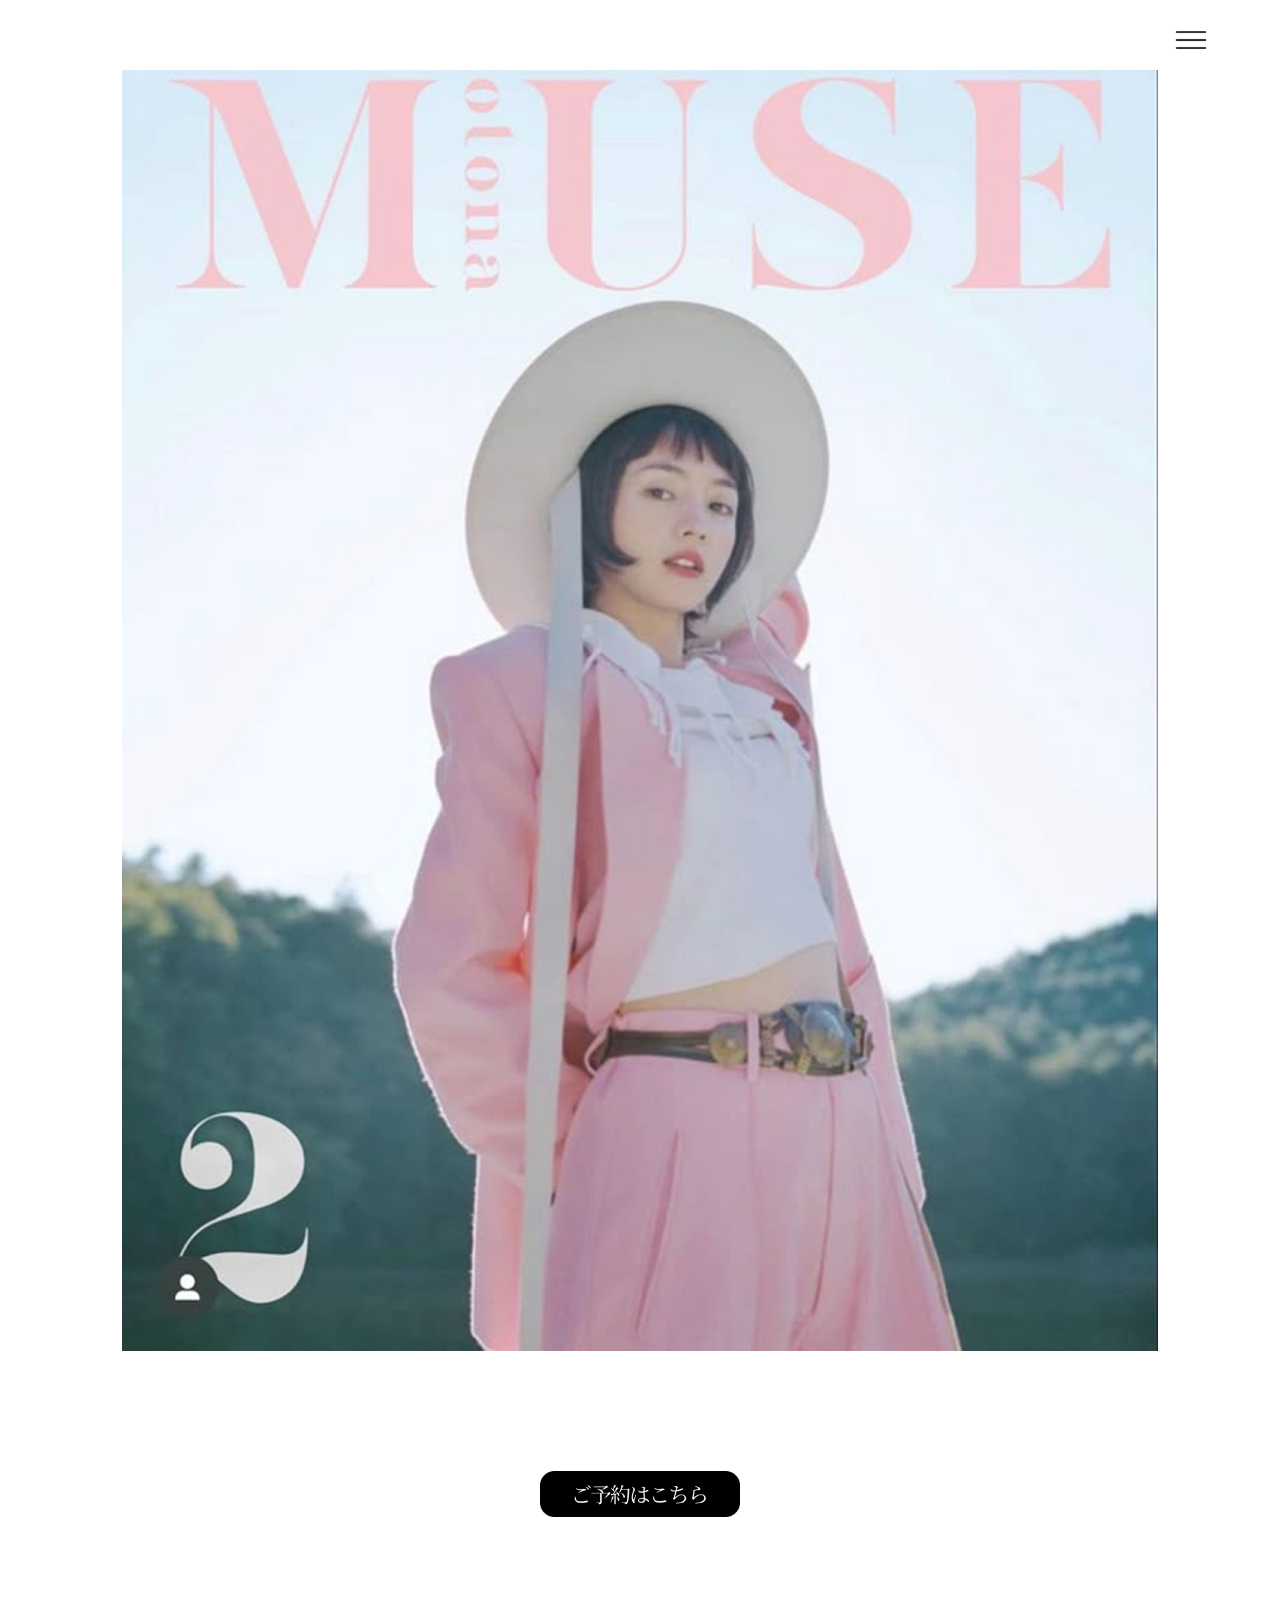
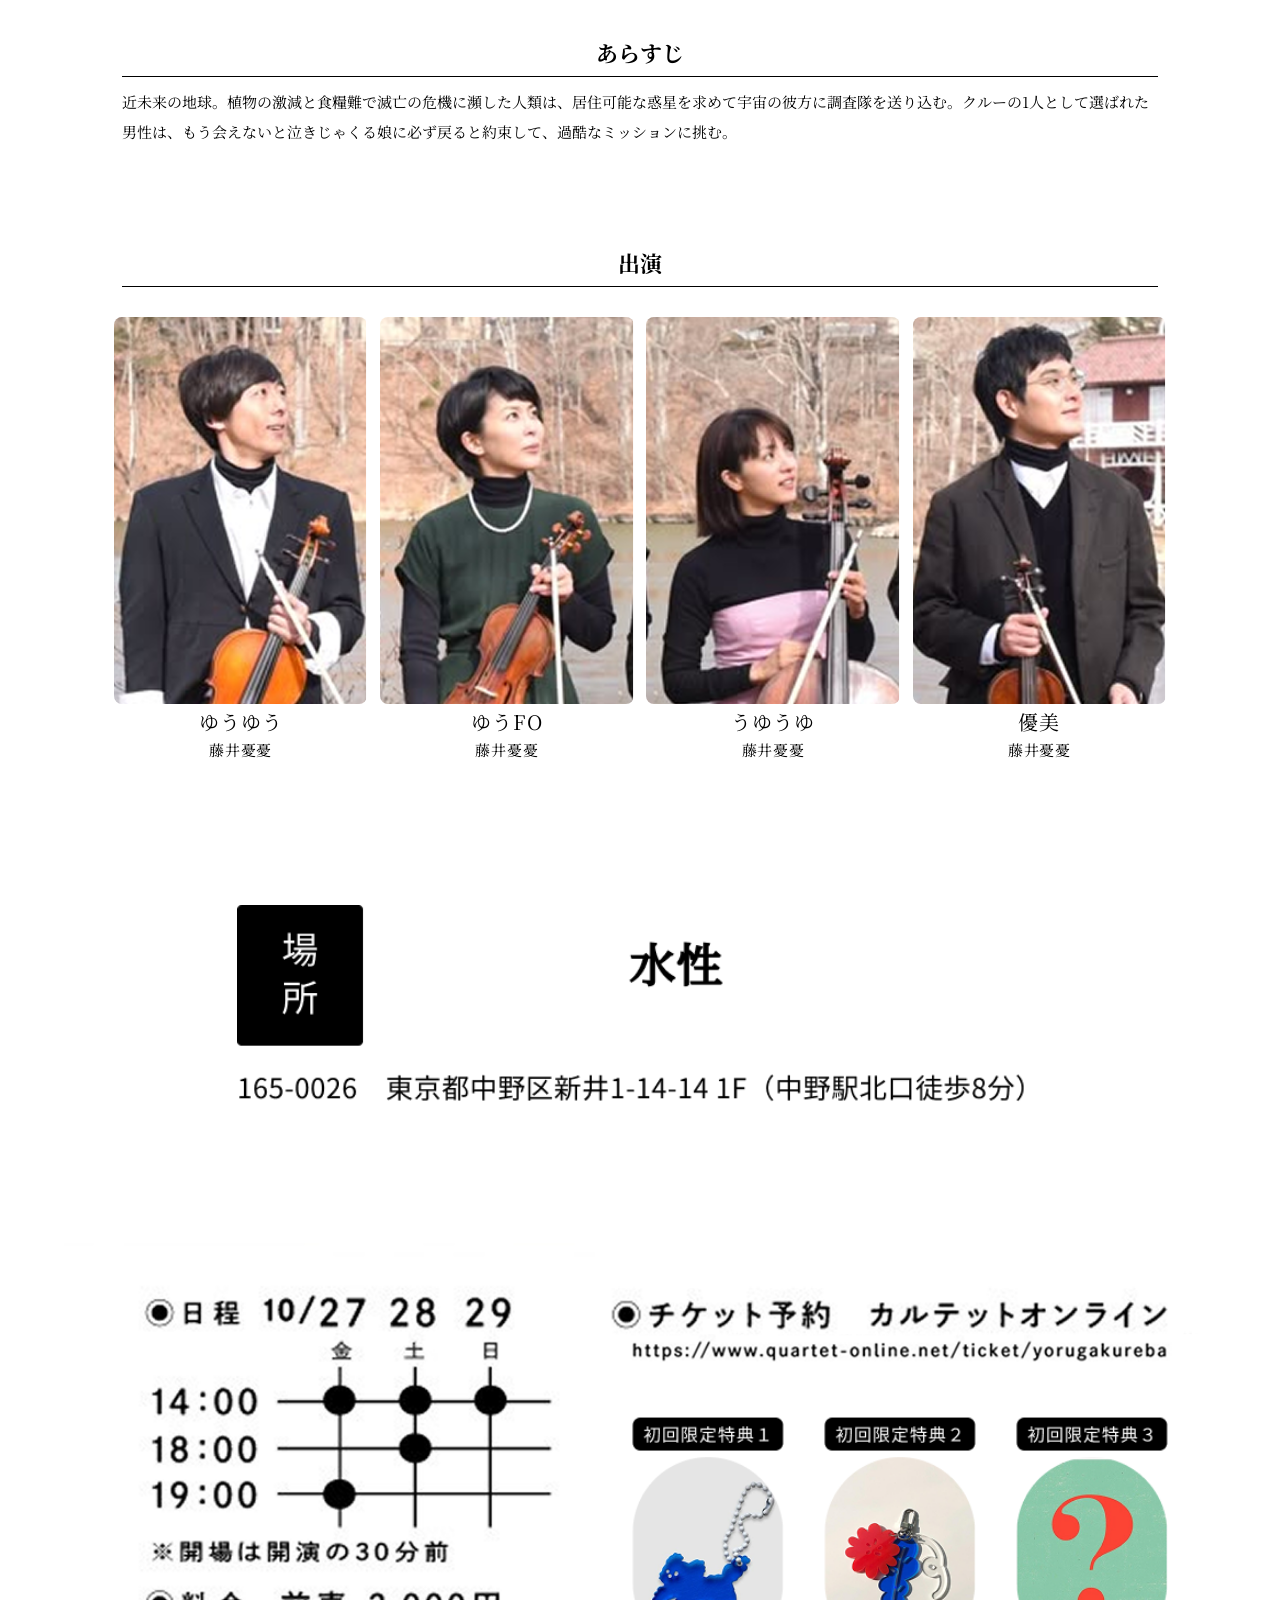
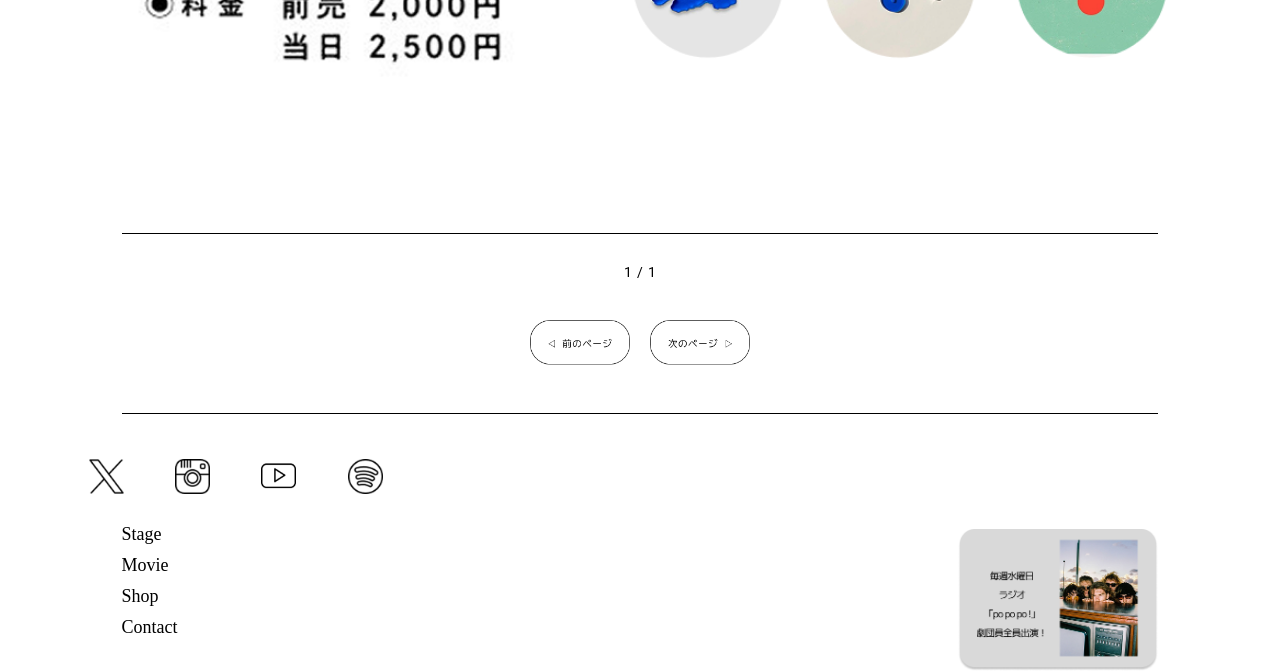
<file: new-stage.html>
<!DOCTYPE html>
<html lang="ja">
<head>
  <meta charset="UTF-8">
  <meta name="viewport" content="width=device-width, initial-scale=1.0">
  <title>Document</title>
<link rel="stylesheet" href="css/reset.css">
<link rel="stylesheet" href="css/style.css">
<link rel="preconnect" href="https://fonts.googleapis.com">
<link rel="preconnect" href="https://fonts.gstatic.com" crossorigin>
<link href="https://fonts.googleapis.com/css2?family=Noto+Sans+JP:wght@100..900&family=Noto+Serif+JP:wght@200..900&family=Roboto:ital,wght@0,100..900;1,100..900&display=swap" rel="stylesheet">
<link href="https://fonts.googleapis.com/css2?family=Noto+Sans+JP:wght@100..900&family=Noto+Serif+JP:wght@200..900&family=Roboto:ital,wght@0,100..900;1,100..900&display=swap" rel="stylesheet">
<link rel="icon" href="img/favicon/favicon.ico" sizes="32x32">
<link rel="icon" href="img/favicon/icon.svg" type="img/svg+xml">
<link rel="apple-touch-icon" href="img/favicon/apple-touch-icon.png">
<link rel="manifest" href="img/favicon/manifest.webmanifest">
</head>


 <body class="hero">
  <header>
    <button class="hamburger" aria-label="メニューを開く" aria-expanded="false">
    <img src="img/logo.png" alt="ハンバーガー">
  </button>
   <nav class="nav-menu">
    <a href="new-stage.html">最新公演</a>
    <a href="index.html">劇団員</a>
  </nav>
</header>

 <div class="hero">  
  <a href="new-stage.html">
    <img src="img/stage-flyer.png" alt="最新公演フライヤー">
  </a>
</div>


 <div class="reservation-buttons">
  <a href="https://x.com/fujii_uu" target="_blank">
    <img src="img/reserve-button.png" alt="ご予約はこちら" class="reserve-button">
  </a>

</div>

 <div class="story-title">
   あらすじ
 </div>

<div class="hero">
  <div class="long-line"></div>
</div>

 
 <div class="story-text">
  近未来の地球。植物の激減と食糧難で滅亡の危機に瀕した人類は、居住可能な惑星を求めて宇宙の彼方に調査隊を送り込む。クルーの1人として選ばれた男性は、もう会えないと泣きじゃくる娘に必ず戻ると約束して、過酷なミッションに挑む。
 </div>

  <div class="profile-title">
  出演
 </div>

<div class="hero">
  <div class="long-line"></div>
</div>


<div class="cast-images">
 <div class="cast-member">
  <img src="img/takahashi-issei.png" alt="出演者1">
  <p class="cast-role">ゆうゆう</p>
  <p class="cast-name">藤井憂憂</p>  
 </div>
 <div class="cast-member">
  <img src="img/matu-takako.png" alt="出演者2">
  <p class="cast-role">ゆうFO</p>
  <p class="cast-name">藤井憂憂</p>
 </div>
 <div class="cast-member">
  <img src="img/mitushima-hikari.png" alt="出演者3">
  <p class="cast-role">うゆうゆ</p>
  <p class="cast-name">藤井憂憂</p>
 </div>
 <div class="cast-member">
  <img src="img/matuda-ryuhei.png" alt="出演者4">
  <p class="cast-role">優美</p>
  <p class="cast-name">藤井憂憂</p> 
 </div>
</div>

<div class="centered-image">
  <img src="img/place.png" alt="場所">
</div>

<div class="bonus">
  <img src="img/bonus-group.png" alt="特典と地図">
</div>


<div class="hero">
  <div class="long-line"></div>
</div>


<div class="page-number">
  <span class="roboto">1</span><span class="roboto"> / </span><span class="roboto">1</span>
</div>



<div class="page-navigation">
  <button class="nav-button prev" onclick="location.href='index.html'">
    <img src="img/prev.png" alt="前のページへ">
  </button>
  <button class="nav-button next" onclick="location.href='index.html'">
    <img src="img/next.png" alt="次のページへ">
  </button>
</div>


<div class="hero">
  <div class="long-line"></div>
</div>


 <div class="left-sns-icons">
  <a href="https://x.com/FUJII_UU" target="_blank">
   <img src="img/X.png" alt="x">
  </a>
  <a href="https://www.instagram.com/fujii_uu/" target="_blank">
    <img src="img/instagram.png" alt="instagram">
  </a>
  <a href="https://youtu.be/8ujiOyMPxug" target="_blank">
    <img src="img/youtube.png" alt="youtube">
  </a>
  <a href="https://open.spotify.com/intl-ja" target="_blank">
    <img src="img/spotify.png" alt="spotify">
  </a>
</div>


<div class="footer-layout">
  <div class="footer-links">
    <a href="#">Stage</a>
    <a href="#">Movie</a>
    <a href="#">Shop</a>
    <a href="#">Contact</a>
  </div>

  <div class="footer-image">
    <a href="https://x.com/FUJII_UU" target="_blank">
     <img src="img/rajio.png" alt="ラジオ">
    </a>
  </div>
</div>

<script>
  document.addEventListener("DOMContentLoaded", function () {
    const button = document.querySelector(".hamburger");
    const menu = document.querySelector(".nav-menu");

    button.addEventListener("click", function () {
      menu.classList.toggle("active");
      const expanded = button.getAttribute("aria-expanded") === "true";
      button.setAttribute("aria-expanded", !expanded);
    });
  });
</script>

</body>
</html>
</file>
<file: css/style.css>
@charset "UTF-8";


.sans {
  font-family: "Roboto", "Noto Sans JP", sans-serif;
}

.serif {
  font-family: "Roboto", "Noto Serif JP", serif;
}

header {
  display: flex;
  justify-content: flex-end;
  align-items: center;
  width: 100%;
  padding-right: 20px;
  margin: 0;
}

.hamburger {
  background: none;
  border: none;
  cursor: pointer;
  width: 50px;
  height: 50px;
  margin-left: auto;
}



h1{
  display: flex;
  justify-content: space-between;
  align-items: center;
  width: 100%;
}
.logo {
  display: block;
}

.logo img {
  width: 85%;
  display: block;
  height: auto;
  margin-top: 10px;
}


.profile-text {
  font-family: Noto Serif JP', serif';
  font-size: 15px;
  line-height: 2;
  margin-bottom: 30px;
  margin-top: 70px;  
  width: 95%;
}

.career-text {
  width: 90%;
  margin: 20px auto 30px;
  font-family: "Noto Serif JP", serif;
  font-size: 15px;
  line-height: 2;
  text-align: left; /* ←お好みで center に変更可 */
}


.hero h2 {
  font-family: 'Noto Serif JP', serif;
  font-size: 50px;
  font-weight: 400;
  letter-spacing: 0.05em;
  line-height: 1.2;
  color: #333;
  text-align: left;
  margin-top: 30;
  margin-bottom: 0;
}

.hero p {
  font-family: 'Noto Serif JP', serif; /* 明朝体に */
  font-size: 24px;                    /* 好みのサイズに */
  font-weight: 400;                   /* 標準の太さ */
  color: black;                       /* 少し薄めのグレー */
  text-align: left;                /* 中央寄せ */
  margin-top: 0;                    /* 上の余白をなくす */
  margin-bottom: 10px;            /* 下の余白 */
  letter-spacing: 0.05em;           /* 文字間隔 */
}

.sns-icons {
  display: flex;
  justify-content: center; /* 真ん中寄せ */
  gap: 16px; /* アイコン同士の間隔 */
  margin-top: 30px;
}

.sns-icons {
  margin-top: 30px !important;
}


.sns-icons img {
  width: 35px !important;
  height: auto !important;
  display: inline-block;
  margin-bottom: 100px;
}


.reservation-buttons {
  display: flex;
  justify-content: center;
  align-items: center;
  gap: 16px;
  margin-top: 100px;
  margin-bottom: 40px;
  text-align: center;
}

.reserve-button {
  width: 200px !important;
  height: auto !important;
  max-width: 100%;
  display: block;
}

.hero {
  width: 90%;
  margin: 0 auto;
}

.long-line {
  height: 1px;
  background-color: black;
  margin: 8px 0;
}


.hero img {
  width: 100%;
  height: auto;
  display: block;
  margin: 20px auto 0;
}



.story-text {
  width: 90%;
  margin: 10px auto; /* auto にすることで中央寄せになる */
  font-size: 15px;
  text-align: left;
  line-height: 2;
  font-family: "Noto Serif JP", serif;
}


 .story-title,
 .profile-title {
  margin-top: 100px;
  font-size: 22px;
  font-weight: bold;
  font-family: "Noto Serif JP", serif;
  text-align: center;
 }
 .story-title {
  padding-top: 20px; /* margin-top の代わりに使う */
}

.cast-member {
  text-align: center;
  width: 22%;
  flex-shrink: 0;
  margin: 0;
  padding: 0;
}

.cast-images {
  display: flex;
  gap: 1vw;
  justify-content: center;
  margin-top: 30px;
  width: 100%;
  margin: 30px auto;
  flex-wrap: nowrap;
}

.cast-images img{
  width:100% ;
  height: auto;
  object-fit: cover;
  border-radius: 8px;
  margin: 0;
}

.cast-role {
  text-align: center !important;
  margin-top: 3px !important;
  margin-bottom: 3px !important;
  font-size: 20px !important;
  font-weight: bold;
  font-family:"Noto Serif JP", serif;
}

.cast-name {
  text-align: center !important;
  margin-top: 3px !important;
  font-size: 15px !important;
  font-weight: bold;
  font-family:"Noto Serif JP", serif;
}

 .long-line {
  width: 100%;
  height: 1px;
  background-color: black;
  margin: 8px 0;
 }


.centered-image {
  text-align: center;
  margin: 10% auto;
}

.centered-image img {
  width: 70%;
  height: auto;
  display: inline-block;
}

.bonus {
  text-align: center;
  margin: 10% auto;
}

.bonus img {
  width: 100%;
  height: auto;
  display: inline-block;
}







.page-number {
  font-family: "Roboto", sans-serif;
  text-align: center;
  font-size: 14px;
  color: black;
  margin-top: 30px;
  margin-bottom: 20px;
  letter-spacing: 1px;
}

.page-navigation {
  display: flex;
  justify-content: center;
  gap: 20px;
  margin-top: 10px;
}

.nav-button {
  background: none;
  border: none;
  cursor: pointer;
  padding: 0;
  margin-bottom: 40px;
}

.nav-button img {
  width: 100px; /* ボタン画像の大きさ調整 */
  height: auto;
  display: block;
}

.left-sns-icons {
  display: flex;
  gap: 4vw;
  align-items: center;
  justify-content: flex-start;
  margin-left: 20px;
  margin-top: 25px;
  margin-left: 25px;
}
.left-sns-icons img {
  width: 5vw;
  height: auto;
  max-width: 35px;
  min-width: 15px;
}

.short-line {
  width: 50%;
  height: 1px;
  background-color: black;
  margin: 8px 0;
  margin-top: 25px;
}

.footer-layout {
  display: flex;
  justify-content: space-between;
  align-items: flex-start;
  width: 90%;
  margin: 0 auto;
}

.footer-links {
  display: flex;
  flex-direction: column; /* 縦に並べる */
  gap: 10px;
  margin-top: 30px;
}

.footer-links a {
  text-decoration: none;
  color: black;
  transition: opacity 0.3s;
  font-size: 18px;
}

.footer-links a:hover {
  opacity: 0.7;
}

.footer-image {
  margin-top: 15px;
  padding-top: 0;
}
.footer-image img {
  width: 200px; /* 好みに応じて調整 */
  height: auto;
  display: block;
}




.nav-menu {
  display: none;
  flex-direction: column;
  gap: 20px;
  position: absolute;
  top: 180px;
  right: 0px;
  transform: translate(-50%,-50%);
  background-color: white;
  padding: 40px;
  border-radius: 10px;
  box-shadow: 0 0 10px rgba(0, 0, 0, 0.2);
  z-index: 999;
  text-align: center;
}

.nav-menu.active {
 display: flex; 
}

.nav-menu a {
  color: black;
  text-decoration: none;
  font-size: 20px;
  font-weight: bold;
}

.nav-menu a:hover {
  color: blue;
}

@media screen and (max-width: 600px) {
  .profile-text,
  .story-text {
    font-size: 12px !important;
  }
  .career-text {
    font-size: 12px;
  }

  .cast-role {
    font-size: 18px !important;
  }

  .cast-name {
    font-size: 14px !important;
  }

  .cast-member {
    width: 45%;
    margin-bottom: 20px;
  }

  .cast-images {
    flex-wrap: wrap;
    justify-content: center;
  }
}
</file>
